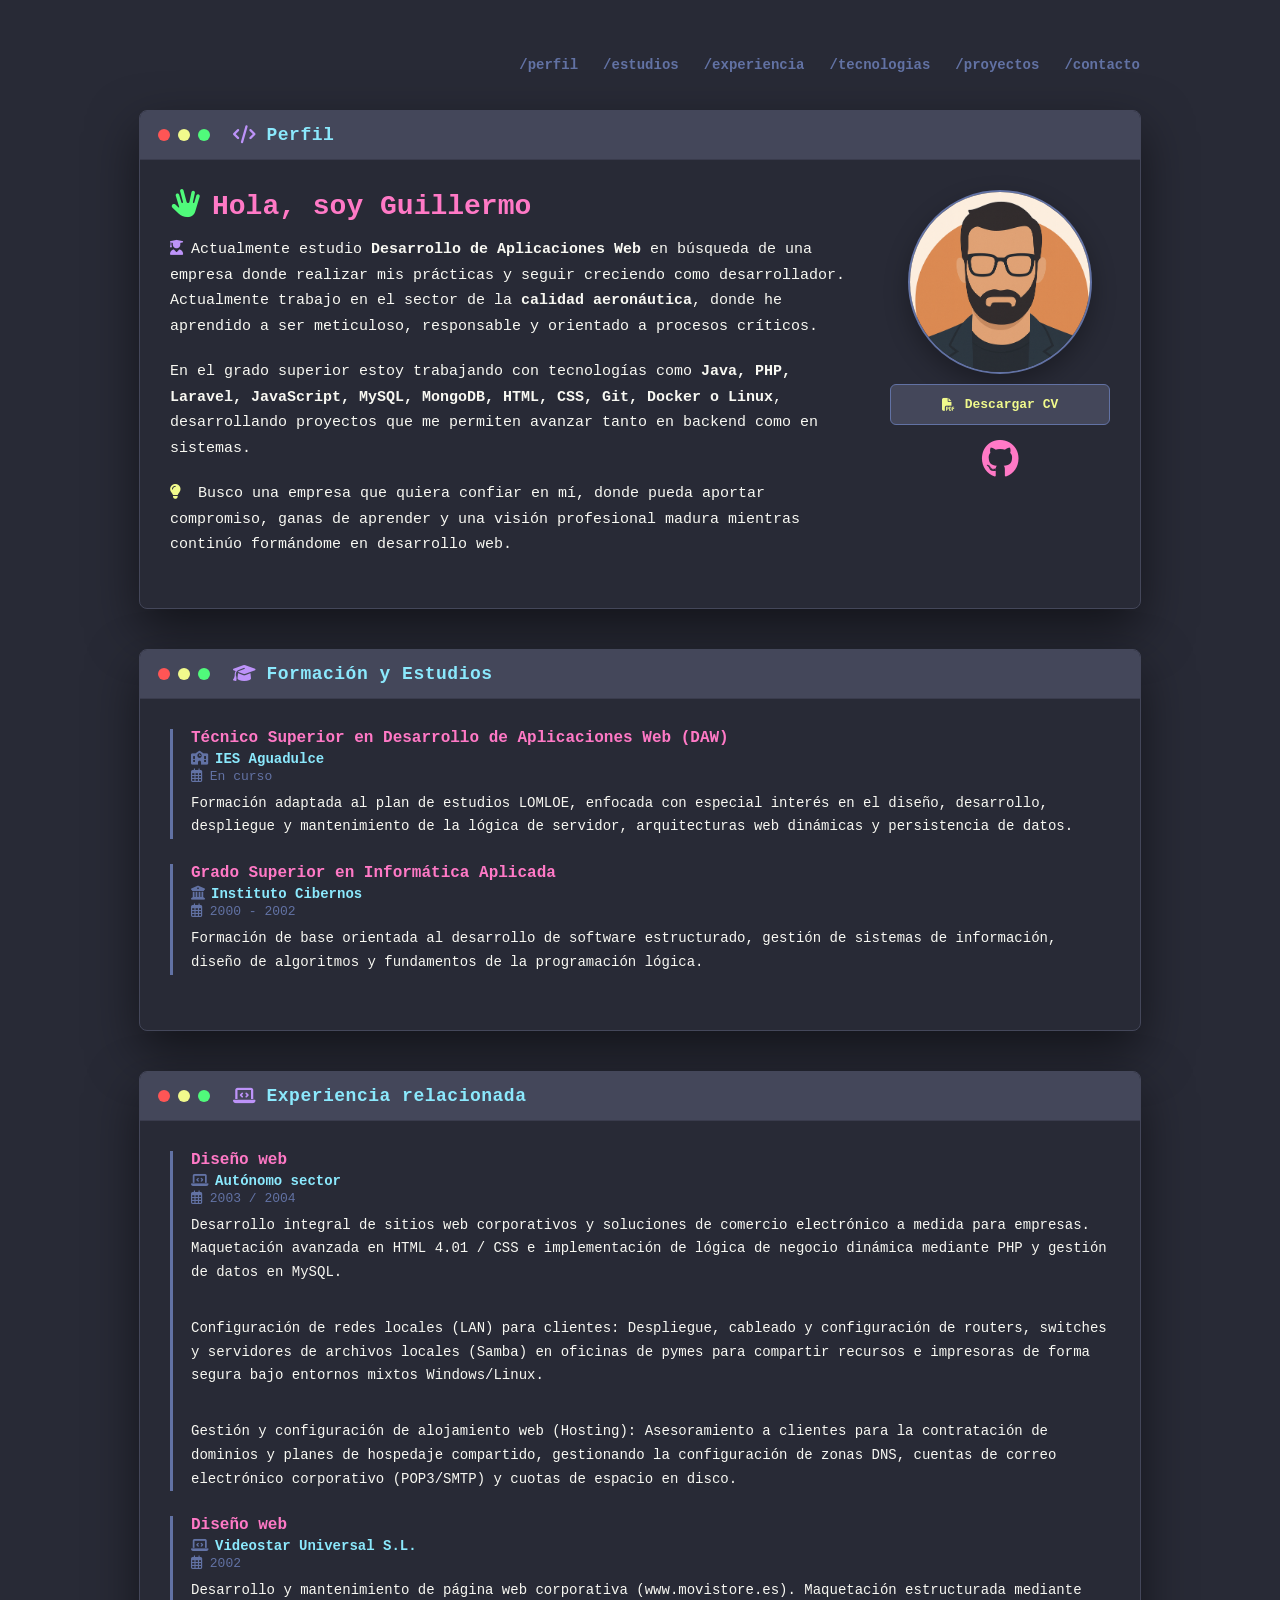
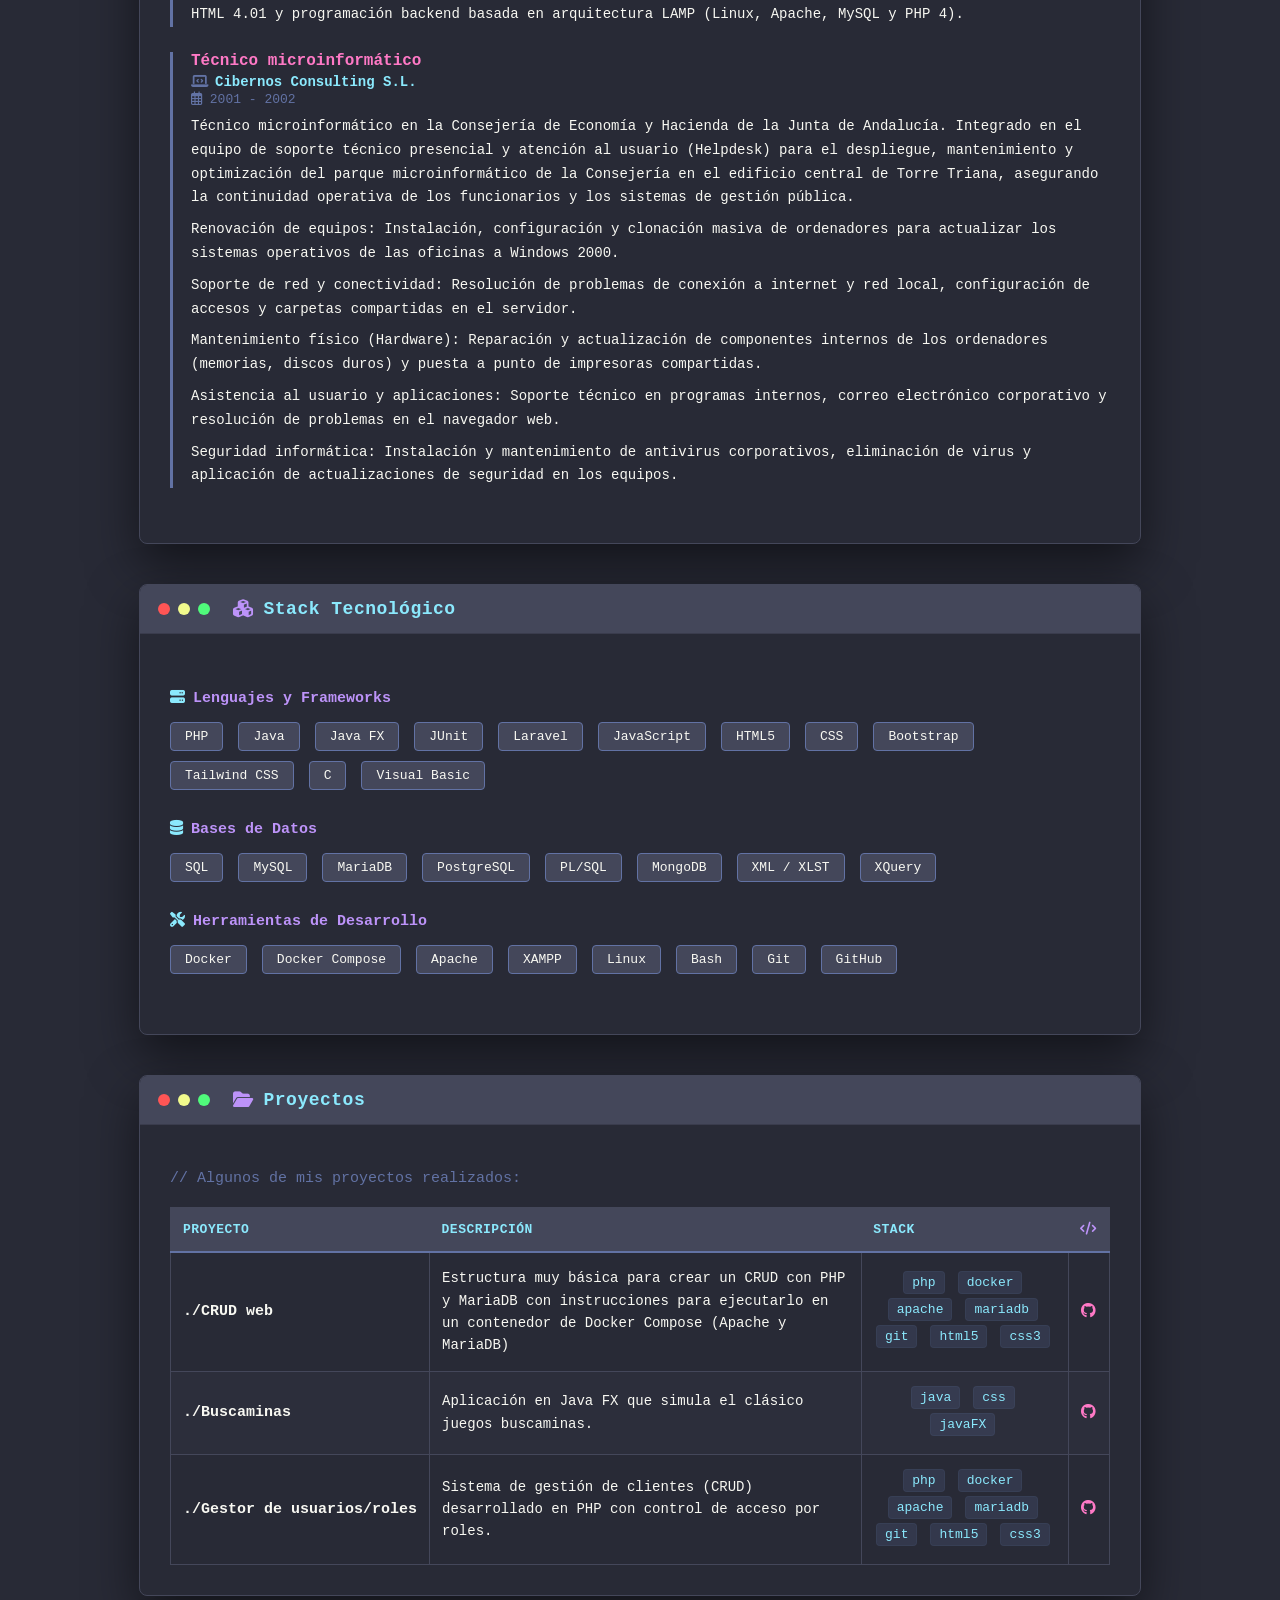
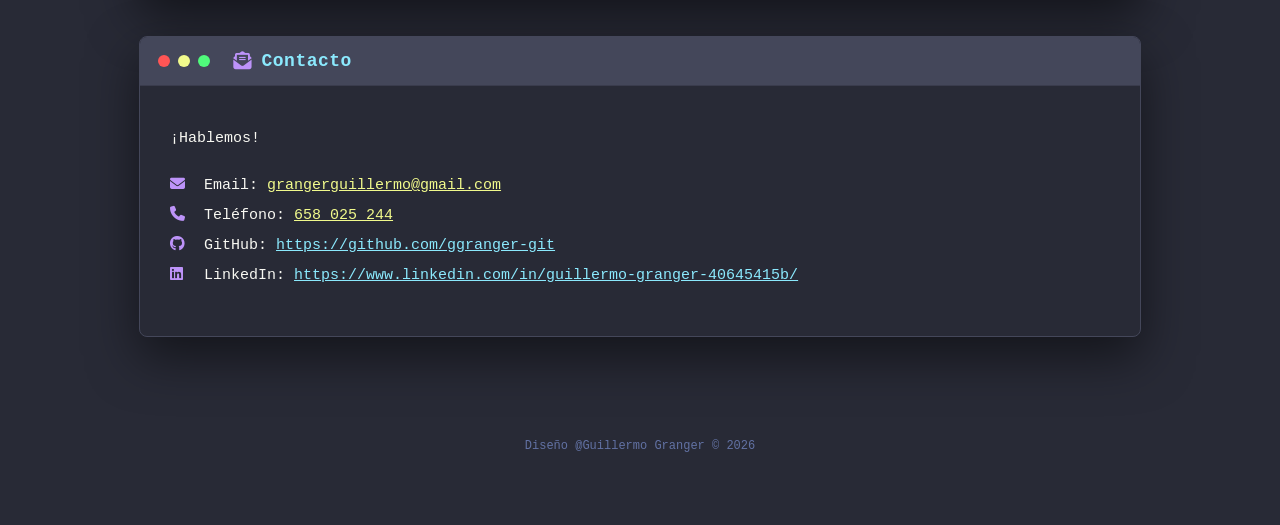
<file: index.html>
<!DOCTYPE html>
<html lang="es">
<head>
    <meta charset="UTF-8">
    <meta name="viewport" content="width=device-width, initial-scale=1.0">
    <title>Portfolio | Desarrollador Web</title>
    <link rel="stylesheet" href="https://cdnjs.cloudflare.com/ajax/libs/font-awesome/6.4.0/css/all.min.css">
    <link rel="stylesheet" href="css/style.css">
    <link rel="icon" type="image/png" href="img/avatar.png">
</head>
<body>

    <header class="animacion-entrada" style="animation-delay: 0.1s;">
        <ul class="nav-links">
            <li><a href="#perfil">/perfil</a></li>
            <li><a href="#estudios">/estudios</a></li>
            <li><a href="#experiencia">/experiencia</a></li>
            <li><a href="#tecnologias">/tecnologias</a></li>
            <li><a href="#proyectos">/proyectos</a></li>
            <li><a href="#contacto">/contacto</a></li>
        </ul>
    </header>

    <div class="terminal-window animacion-entrada" id="perfil" style="animation-delay: 0.2s;">
        <div class="terminal-header">
            <div class="red dot"></div>
            <div class="yellow dot"></div>
            <div class="green dot"></div>
            <h2 class="titulo-seccion"><i class="fas fa-code"></i>Perfil</h2>
        </div>
        <div class="terminal-body">
            <div class="perfil-container">
                
                <div>
                    <h1 style="color: #ff79c6; margin: 0 0 15px 0; font-size: 28px;">
                        <i class="fas fa-hand-spock" style="color: #50fa7b; margin-right: 10px;"></i>Hola, soy Guillermo
                    </h1>
                    
                    <p class="texto-plano" style="margin-top: 0;">
                        <i class="fas fa-user-graduate" style="color: #bd93f9; margin-right: 8px;"></i>Actualmente estudio <strong>Desarrollo de Aplicaciones Web</strong> en búsqueda de una empresa donde realizar mis prácticas y seguir creciendo como desarrollador. Actualmente trabajo en el sector de la <strong>calidad aeronáutica</strong>, donde he aprendido a ser meticuloso, responsable y orientado a procesos críticos.
                    </p>
                    <p class="texto-plano">
                        En el grado superior estoy trabajando con tecnologías como <strong>Java, PHP, Laravel, JavaScript, MySQL, MongoDB, HTML, CSS, Git, Docker o Linux</strong>, desarrollando proyectos que me permiten avanzar tanto en backend como en sistemas.
                    </p>
                    <p class="texto-plano">
                        <i class="fas fa-lightbulb" style="color: #f1fa8c; margin-right: 8px;"></i> Busco una empresa que quiera confiar en mí, donde pueda aportar compromiso, ganas de aprender y una visión profesional madura mientras continúo formándome en desarrollo web.
                    </p>
                </div>

                <div class="lateral-wrapper">
                    <img src="img/avatar.png" alt="Foto de perfil" class="avatar-circular">
                    
                    <a href="cv.pdf" download="cv.pdf" class="btn-cv">
                        <i class="fas fa-file-pdf"></i> Descargar CV
                    </a>
 
                    <a href="https://github.com/ggranger-git" target="_blank" title="Visitar mi GitHub" class="btn-github-lateral">
                        <i class="fab fa-github"></i>
                    </a>
                </div>

            </div>
        </div>
    </div>

    <div class="terminal-window animacion-entrada" id="estudios" style="animation-delay: 0.3s;">
        <div class="terminal-header">
            <div class="red dot"></div>
            <div class="yellow dot"></div>
            <div class="green dot"></div>
            <h2 class="titulo-seccion"><i class="fas fa-graduation-cap"></i>Formación y Estudios</h2>
        </div>
        <div class="terminal-body">
            
            <div class="item-estudios">
                <div style="color: #ff79c6; font-weight: bold; font-size: 16px;">Técnico Superior en Desarrollo de Aplicaciones Web (DAW)</div>
                <div class="institucion"><i class="fas fa-school"></i>IES Aguadulce</div>
                <div class="fecha-estudio"><i class="far fa-calendar-alt"></i> En curso</div>
                <p class="texto-plano" style="margin: 8px 0 0 0; font-size: 14px;">
                    Formación adaptada al plan de estudios LOMLOE, enfocada con especial interés en el diseño, desarrollo, despliegue y mantenimiento de la lógica de servidor, arquitecturas web dinámicas y persistencia de datos.
                </p>
            </div>

            <div class="item-estudios">
                <div style="color: #ff79c6; font-weight: bold; font-size: 16px;">Grado Superior en Informática Aplicada</div>
                <div class="institucion"><i class="fas fa-university"></i>Instituto Cibernos</div>
                <div class="fecha-estudio"><i class="far fa-calendar-alt"></i> 2000 - 2002</div>
                <p class="texto-plano" style="margin: 8px 0 0 0; font-size: 14px;">
                    Formación de base orientada al desarrollo de software estructurado, gestión de sistemas de información, diseño de algoritmos y fundamentos de la programación lógica.
                </p>
            </div>

        </div>
    </div>

    <div class="terminal-window animacion-entrada" id="experiencia" style="animation-delay: 0.3s;">
        <div class="terminal-header">
            <div class="red dot"></div>
            <div class="yellow dot"></div>
            <div class="green dot"></div>
            <h2 class="titulo-seccion"><i class="fas fa-laptop-code"></i>Experiencia relacionada</h2>
        </div>
        <div class="terminal-body">
            
            <div class="item-estudios">
                <div style="color: #ff79c6; font-weight: bold; font-size: 16px;">Diseño web</div>
                <div class="institucion"><i class="fas fa-laptop-code"></i>Autónomo sector</div>
                <div class="fecha-estudio"><i class="far fa-calendar-alt"></i> 2003 / 2004</div>
                <p class="texto-plano" style="margin: 8px 0 0 0; font-size: 14px;">
                    Desarrollo integral de sitios web corporativos y soluciones de comercio electrónico a medida para empresas. Maquetación avanzada en HTML 4.01 / CSS e implementación de lógica de negocio dinámica mediante PHP y gestión de datos en MySQL.<br><br>
                </p>
                <p class="texto-plano" style="margin: 8px 0 0 0; font-size: 14px;">
                    Configuración de redes locales (LAN) para clientes: Despliegue, cableado y configuración de routers, switches y servidores de archivos locales (Samba) en oficinas de pymes para compartir recursos e impresoras de forma segura bajo entornos mixtos Windows/Linux.<br><br>
                </p>    
                <p class="texto-plano" style="margin: 8px 0 0 0; font-size: 14px;">
                    Gestión y configuración de alojamiento web (Hosting): Asesoramiento a clientes para la contratación de dominios y planes de hospedaje compartido, gestionando la configuración de zonas DNS, cuentas de correo electrónico corporativo (POP3/SMTP) y cuotas de espacio en disco.
                </p>       
            </div>

            
            <div class="item-estudios">
                <div style="color: #ff79c6; font-weight: bold; font-size: 16px;">Diseño web</div>
                <div class="institucion"><i class="fas fa-laptop-code"></i>Videostar Universal S.L.</div>
                <div class="fecha-estudio"><i class="far fa-calendar-alt"></i> 2002</div>
                <p class="texto-plano" style="margin: 8px 0 0 0; font-size: 14px;">
                    Desarrollo y mantenimiento de página web corporativa (www.movistore.es). Maquetación estructurada mediante HTML 4.01 y programación backend basada en arquitectura LAMP (Linux, Apache, MySQL y PHP 4).
                </p>     
            </div>

            <div class="item-estudios">
                <div style="color: #ff79c6; font-weight: bold; font-size: 16px;">Técnico microinformático</div>
                <div class="institucion"><i class="fas fa-laptop-code"></i>Cibernos Consulting S.L.</div>
                <div class="fecha-estudio"><i class="far fa-calendar-alt"></i> 2001 - 2002</div>
                <p class="texto-plano" style="margin: 8px 0 0 0; font-size: 14px;">
                    Técnico microinformático en la Consejería de Economía y Hacienda de la Junta de Andalucía. Integrado en el equipo de soporte técnico presencial y atención al usuario (Helpdesk) para el despliegue, mantenimiento y optimización del parque microinformático de la Consejería en el edificio central de Torre Triana, asegurando la continuidad operativa de los funcionarios y los sistemas de gestión pública.
                </p>    
                <p class="texto-plano" style="margin: 8px 0 0 0; font-size: 14px;">
                    Renovación de equipos: Instalación, configuración y clonación masiva de ordenadores para actualizar los sistemas operativos de las oficinas a Windows 2000.
                </p> 
                <p class="texto-plano" style="margin: 8px 0 0 0; font-size: 14px;">
                    Soporte de red y conectividad: Resolución de problemas de conexión a internet y red local, configuración de accesos y carpetas compartidas en el servidor.
                </p> 
                <p class="texto-plano" style="margin: 8px 0 0 0; font-size: 14px;">
                    Mantenimiento físico (Hardware): Reparación y actualización de componentes internos de los ordenadores (memorias, discos duros) y puesta a punto de impresoras compartidas.
                </p> 
                <p class="texto-plano" style="margin: 8px 0 0 0; font-size: 14px;">
                    Asistencia al usuario y aplicaciones: Soporte técnico en programas internos, correo electrónico corporativo y resolución de problemas en el navegador web.
                </p> 
                <p class="texto-plano" style="margin: 8px 0 0 0; font-size: 14px;">
                    Seguridad informática: Instalación y mantenimiento de antivirus corporativos, eliminación de virus y aplicación de actualizaciones de seguridad en los equipos.    
                </p> 
            </div>

        </div>
    </div>

    <div class="terminal-window animacion-entrada" id="tecnologias" style="animation-delay: 0.4s;">
        <div class="terminal-header">
            <div class="red dot"></div>
            <div class="yellow dot"></div>
            <div class="green dot"></div>
            <h2 class="titulo-seccion"><i class="fas fa-cubes"></i>Stack Tecnológico</h2>
        </div>
        <div class="terminal-body">
            
            <div class="seccion-habilidades">
                <span class="categoria-tech"><i class="fas fa-server"></i>Lenguajes y Frameworks</span>
                <span class="habilidad-tag">PHP</span>
                <span class="habilidad-tag">Java</span>
                <span class="habilidad-tag">Java FX</span>
                <span class="habilidad-tag">JUnit</span>
                <span class="habilidad-tag">Laravel</span>
                <span class="habilidad-tag">JavaScript</span>
                <span class="habilidad-tag">HTML5</span>
                <span class="habilidad-tag">CSS</span>
                <span class="habilidad-tag">Bootstrap</span>
                <span class="habilidad-tag">Tailwind CSS</span>
                <span class="habilidad-tag">C</span>
                <span class="habilidad-tag">Visual Basic</span>
            </div>

            <div class="seccion-habilidades">
                <span class="categoria-tech"><i class="fas fa-database"></i>Bases de Datos</span>
                <span class="habilidad-tag">SQL</span>
                <span class="habilidad-tag">MySQL</span>
                <span class="habilidad-tag">MariaDB</span>
                <span class="habilidad-tag">PostgreSQL</span>
                <span class="habilidad-tag">PL/SQL</span>
                <span class="habilidad-tag">MongoDB</span>
                <span class="habilidad-tag">XML / XLST</span>
                <span class="habilidad-tag">XQuery</span>
            </div>

            <div class="seccion-habilidades">
                <span class="categoria-tech"><i class="fas fa-tools"></i>Herramientas de Desarrollo</span>
                <span class="habilidad-tag">Docker</span>
                <span class="habilidad-tag">Docker Compose</span>
                <span class="habilidad-tag">Apache</span>
                <span class="habilidad-tag">XAMPP</span>
                <span class="habilidad-tag">Linux</span>
                <span class="habilidad-tag">Bash</span>
                <span class="habilidad-tag">Git</span>
                <span class="habilidad-tag">GitHub</span>
            </div>

        </div>
    </div>

    <div class="terminal-window animacion-entrada" id="proyectos" style="animation-delay: 0.5s;">
        <div class="terminal-header">
            <div class="red dot"></div>
            <div class="yellow dot"></div>
            <div class="green dot"></div>
            <h2 class="titulo-seccion"><i class="fas fa-folder-open"></i>Proyectos</h2>
        </div>
        <div class="terminal-body">
            <p class="comment">// Algunos de mis proyectos realizados:</p>
            
            <table class="tabla-interactiva">
                <thead>
                    <tr>
                        <th>Proyecto</th>
                        <th>Descripción</th>
                        <th>Stack</th>
                        <th><i class="fas fa-code" style="color: #bd93f9;"></i></th>
                    </tr>
                </thead>
                <tbody>
                    <tr>
                        <td class="col-proyecto">./CRUD web</td>
                        <td class="col-descripcion">Estructura muy básica para crear un CRUD con PHP y MariaDB con instrucciones para ejecutarlo en un contenedor de Docker Compose (Apache y MariaDB)</td>
                        <td class="col-stack">
                            <span class="arg-tech">php</span>
                            <span class="arg-tech">docker</span>
                            <span class="arg-tech">apache</span>
                            <span class="arg-tech">mariadb</span>
                            <span class="arg-tech">git</span>
                            <span class="arg-tech">html5</span>
                            <span class="arg-tech">css3</span> 
                        </td>
                        <td><a class="enlace-proyecto" href="https://github.com/ggranger-git/crud-php-clientes" target="_blank"><i class="fab fa-github"></i></a></td>
                    </tr>
                    <tr>
                        <td class="col-proyecto">./Buscaminas</td>
                        <td class="col-descripcion">Aplicación en Java FX que simula el clásico juegos buscaminas.</td>
                        <td class="col-stack">
                            <span class="arg-tech">java</span>
                            <span class="arg-tech">css</span>
                            <span class="arg-tech">javaFX</span>
                        </td>
                        <td><a class="enlace-proyecto" href="#" target="_blank"><i class="fab fa-github"></i></a></td>
                    </tr>
                    <tr>
                        <td class="col-proyecto">./Gestor de usuarios/roles</td>
                        <td class="col-descripcion">Sistema de gestión de clientes (CRUD) desarrollado en PHP con control de acceso por roles.</td>
                        <td class="col-stack">
                            <span class="arg-tech">php</span>
                            <span class="arg-tech">docker</span>
                            <span class="arg-tech">apache</span>
                            <span class="arg-tech">mariadb</span>
                            <span class="arg-tech">git</span>
                            <span class="arg-tech">html5</span>
                            <span class="arg-tech">css3</span> 
                        </td>
                        <td><a class="enlace-proyecto" href="https://github.com/ggranger-git/gestor-usuarios-php" target="_blank"><i class="fab fa-github"></i></a></td>
                    </tr>
                </tbody>
            </table>
        </div>
    </div>

    <div class="terminal-window animacion-entrada" id="contacto" style="animation-delay: 0.6s;">
        <div class="terminal-header">
            <div class="red dot"></div>
            <div class="yellow dot"></div>
            <div class="green dot"></div>
            <h2 class="titulo-seccion"><i class="fas fa-envelope-open-text"></i>Contacto</h2>
        </div>
        <div class="terminal-body">
            <p class="texto-plano">
                ¡Hablemos!
            </p>
            <p style="margin-top: 15px; line-height: 2;">
                <i class="fas fa-envelope" style="color: #bd93f9; width: 25px;"></i> Email: <a href="mailto:grangerguillermo@gmail.com" style="color: #f1fa8c;">grangerguillermo@gmail.com</a><br>
                <i class="fas fa-phone" style="color: #bd93f9; width: 25px;"></i> Teléfono: <a href="tel:+34658025244" style="color: #f1fa8c;">658 025 244</a><br>
                <i class="fab fa-github" style="color: #bd93f9; width: 25px;"></i> GitHub: <a href="https://github.com/ggranger-git" target="_blank" style="color: #8be9fd;">https://github.com/ggranger-git</a><br>
                <i class="fab fa-linkedin" style="color: #bd93f9; width: 25px;"></i> LinkedIn: <a href="https://www.linkedin.com/in/guillermo-granger-40645415b/" target="_blank" style="color: #8be9fd;">https://www.linkedin.com/in/guillermo-granger-40645415b/</a>
            </p>
        </div>
    </div>

    <footer class="animacion-entrada" style="animation-delay: 0.7s;">
        <p>Diseño @Guillermo Granger &copy; 2026</p>
    </footer>

</body>
</html>
</file>
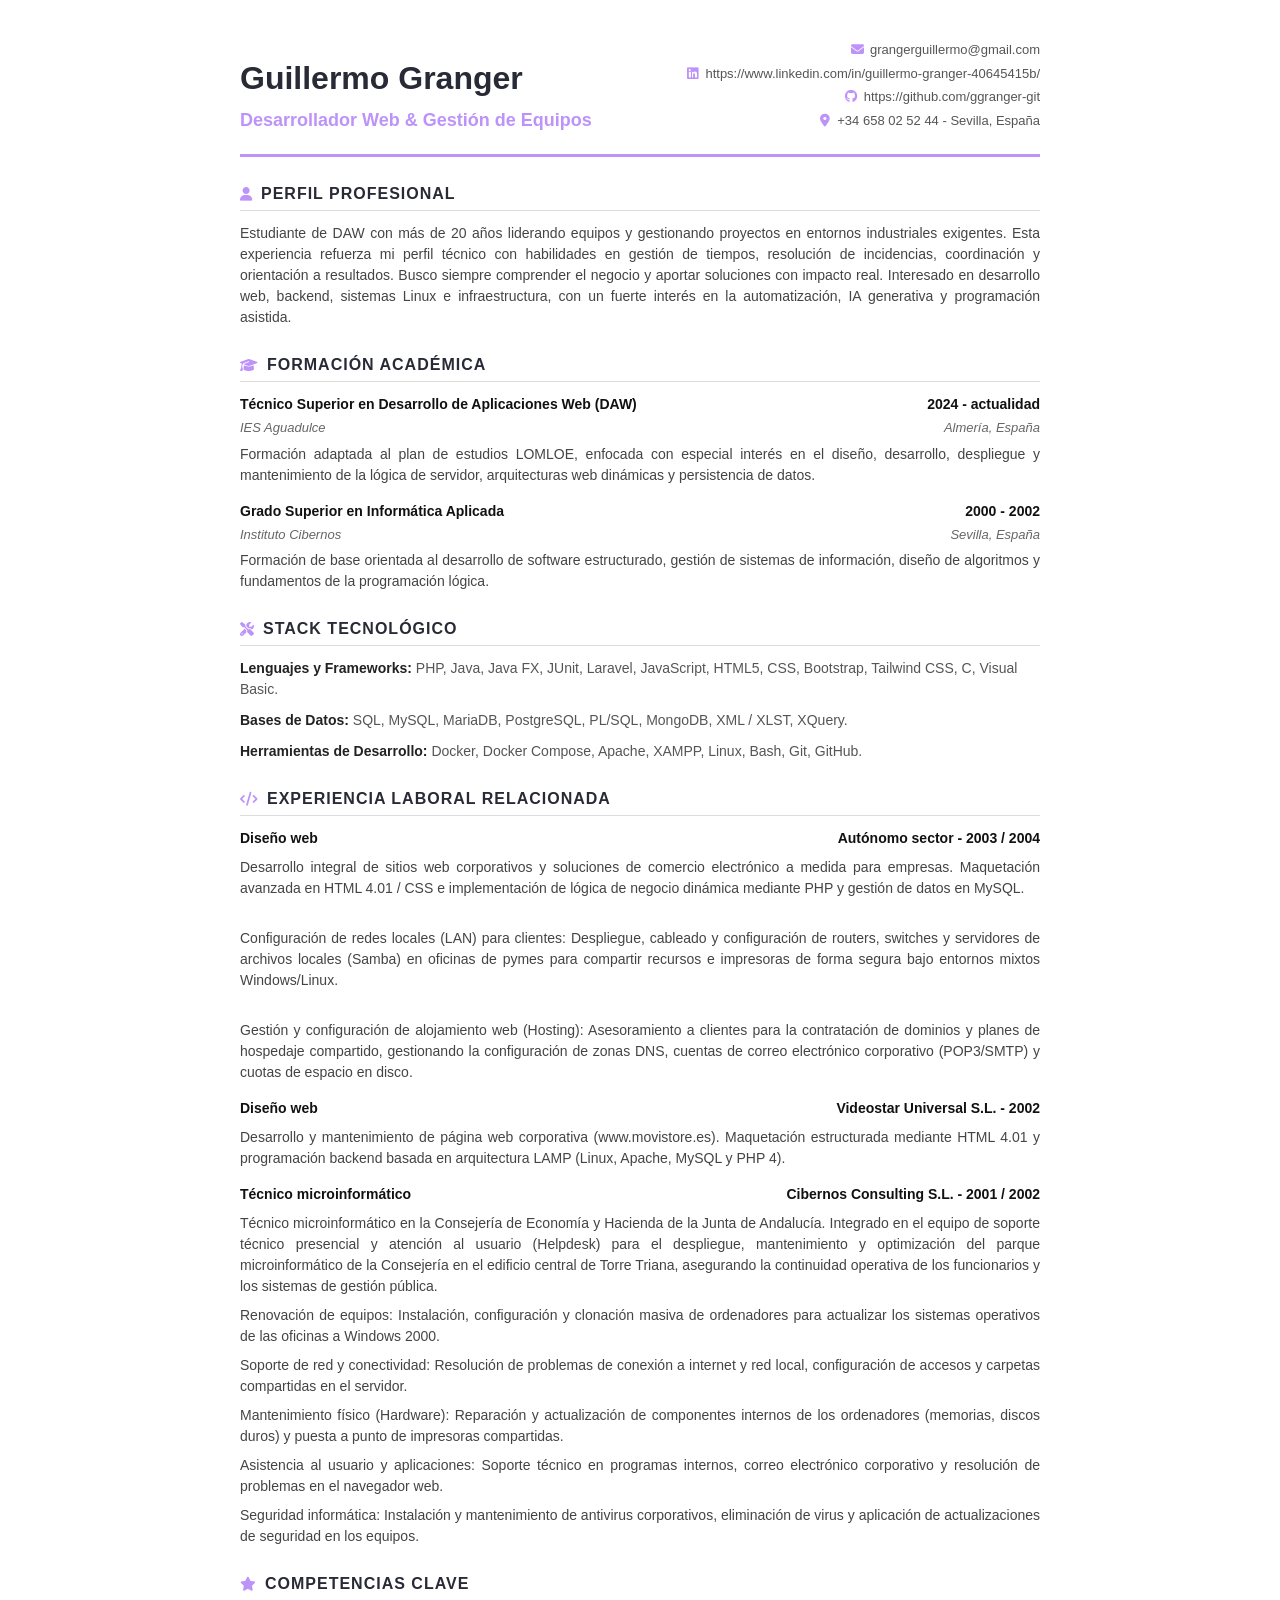
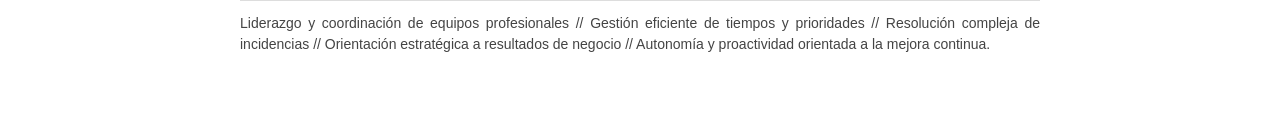
<file: cv.html>
<!DOCTYPE html>
<html lang="es">

<head>
    <meta charset="UTF-8">
    <meta name="viewport" content="width=device-width, initial-scale=1.0">
    <title>CV - Guillermo</title>
    <link rel="stylesheet" href="https://cdnjs.cloudflare.com/ajax/libs/font-awesome/6.4.0/css/all.min.css">
    <style>
        :root {
            --dark: #282a36;
            --current-line: #44475a;
            --foreground: #f8f8f2;
            --comment: #6272a4;
            --cyan: #8be9fd;
            --green: #50fa7b;
            --orange: #ffb86c;
            --pink: #ff79c6;
            --purple: #bd93f9;
            --yellow: #f1fa8c;
        }

        * {
            box-sizing: border-box;
            margin: 0;
            padding: 0;
        }

        body {
            font-family: 'Segoe UI', Tahoma, Geneva, Verdana, sans-serif;
            background-color: #ffffff;
            color: #333333;
            line-height: 1.5;
            padding: 40px;
        }

        .cv-container {
            max-width: 800px;
            margin: 0 auto;
        }

        /* Encabezado */
        header {
            border-bottom: 3px solid var(--purple);
            padding-bottom: 20px;
            margin-bottom: 25px;
            display: flex;
            justify-content: space-between;
            align-items: flex-end;
        }

        .info-principal h1 {
            font-size: 32px;
            color: var(--dark);
            margin-bottom: 5px;
        }

        .info-principal h2 {
            font-size: 18px;
            color: var(--purple);
            font-weight: 600;
        }

        .contacto-list {
            list-style: none;
            font-size: 13px;
            text-align: right;
        }

        .contacto-list li {
            margin-bottom: 4px;
            color: #555;
        }

        .contacto-list i {
            color: var(--purple);
            width: 18px;
            text-align: center;
        }

        /* Secciones */
        section {
            margin-bottom: 25px;
        }

        h3 {
            font-size: 16px;
            color: var(--dark);
            text-transform: uppercase;
            letter-spacing: 1px;
            margin-bottom: 12px;
            display: flex;
            align-items: center;
            border-bottom: 1px solid #ddd;
            padding-bottom: 4px;
        }

        h3 i {
            color: var(--purple);
            margin-right: 8px;
            font-size: 14px;
        }

        p {
            font-size: 14px;
            color: #444;
            text-align: justify;
        }

        /* Bloques de experiencia / estudios */
        .bloque-item {
            margin-bottom: 15px;
        }

        .bloque-header {
            display: flex;
            justify-content: space-between;
            font-size: 14px;
            font-weight: bold;
            color: #111;
            margin-bottom: 3px;
        }

        .bloque-sub {
            display: flex;
            justify-content: space-between;
            font-size: 13px;
            color: #666;
            font-style: italic;
            margin-bottom: 6px;
        }

        /* Tags de tecnologías */
        .tech-group {
            margin-bottom: 10px;
            font-size: 14px;
        }

        .tech-group strong {
            color: #222;
        }

        .tags {
            display: inline;
            color: #555;
        }

        /* Optimización estricta para impresión en PDF */
        @media print {
            body {
                padding: 0;
                background-color: #fff;
                color: #000;
            }

            .cv-container {
                max-width: 100%;
            }

            header {
                border-bottom-color: #666;
            }

            h3 {
                border-bottom-color: #666;
                page-break-after: avoid;
            }

            .bloque-item {
                page-break-inside: avoid;
            }
        }
    </style>
</head>

<body>

    <div class="cv-container">

        <!-- ENCABEZADO -->
        <header>
            <div class="info-principal">
                <h1>Guillermo Granger</h1>
                <h2>Desarrollador Web & Gestión de Equipos</h2>
            </div>
            <ul class="contacto-list">
                <li><i class="fas fa-envelope"></i> grangerguillermo@gmail.com</li>
                <li><i class="fab fa-linkedin"></i> https://www.linkedin.com/in/guillermo-granger-40645415b/</li>
                <li><i class="fab fa-github"></i> https://github.com/ggranger-git</li>
                <li><i class="fas fa-location-dot"></i> +34 658 02 52 44 - Sevilla, España</li>
            </ul>
        </header>

        <!-- PERFIL PROFESIONAL -->
        <section>
            <h3><i class="fas fa-user"></i> Perfil Profesional</h3>
            <p>
                Estudiante de DAW con más de 20 años liderando equipos y gestionando proyectos en entornos industriales
                exigentes. Esta experiencia refuerza mi perfil técnico con habilidades en gestión de tiempos, resolución
                de incidencias, coordinación y orientación a resultados. Busco siempre comprender el negocio y aportar
                soluciones con impacto real. Interesado en desarrollo web, backend, sistemas Linux e infraestructura,
                con un fuerte interés en la automatización, IA generativa y programación asistida.
            </p>
        </section>

        <!-- EDUCACIÓN -->
        <section>
            <h3><i class="fas fa-graduation-cap"></i> Formación Académica</h3>

            <div class="bloque-item">
                <div class="bloque-header">
                    <span>Técnico Superior en Desarrollo de Aplicaciones Web (DAW)</span>
                    <span>2024 - actualidad</span>
                </div>
                <div class="bloque-sub">
                    <span>IES Aguadulce</span>
                    <span>Almería, España</span>
                </div>
                <p>Formación adaptada al plan de estudios LOMLOE, enfocada con especial interés en el diseño,
                    desarrollo, despliegue y mantenimiento de la lógica de servidor, arquitecturas web dinámicas y
                    persistencia de datos.</p>
            </div>

            <div class="bloque-item">
                <div class="bloque-header">
                    <span>Grado Superior en Informática Aplicada</span>
                    <span>2000 - 2002</span>
                </div>
                <div class="bloque-sub">
                    <span>Instituto Cibernos</span>
                    <span>Sevilla, España</span>
                </div>
                <p>Formación de base orientada al desarrollo de software estructurado, gestión de sistemas de
                    información, diseño de algoritmos y fundamentos de la programación lógica.</p>
            </div>
        </section>

        <!-- COMPETENCIAS TÉCNICAS (STACK) -->
        <section>
            <h3><i class="fas fa-tools"></i> Stack Tecnológico</h3>

            <div class="tech-group">
                <strong>Lenguajes y Frameworks:</strong>
                <span class="tags">PHP, Java, Java FX, JUnit, Laravel, JavaScript, HTML5, CSS, Bootstrap, Tailwind CSS,
                    C, Visual Basic.</span>
            </div>

            <div class="tech-group">
                <strong>Bases de Datos:</strong>
                <span class="tags">SQL, MySQL, MariaDB, PostgreSQL, PL/SQL, MongoDB, XML / XLST, XQuery.</span>
            </div>

            <div class="tech-group">
                <strong>Herramientas de Desarrollo:</strong>
                <span class="tags">Docker, Docker Compose, Apache, XAMPP, Linux, Bash, Git, GitHub.</span>
            </div>
        </section>



        <!-- EXPERIENCIA LABORAL RELACIONADA -->
        <section>
            <h3><i class="fas fa-code"></i> Experiencia laboral relacionada</h3>

            <div class="bloque-item">
                <div class="bloque-header">
                    <span>Diseño web</span>
                    <span>Autónomo sector - 2003 / 2004</span>
                </div>
                <p class="texto-plano" style="margin: 8px 0 0 0; font-size: 14px;">
                    Desarrollo integral de sitios web corporativos y soluciones de comercio electrónico a medida para
                    empresas. Maquetación avanzada en HTML 4.01 / CSS e implementación de lógica de negocio dinámica
                    mediante PHP y gestión de datos en MySQL.<br><br>
                </p>
                <p class="texto-plano" style="margin: 8px 0 0 0; font-size: 14px;">
                    Configuración de redes locales (LAN) para clientes: Despliegue, cableado y configuración de routers,
                    switches y servidores de archivos locales (Samba) en oficinas de pymes para compartir recursos e
                    impresoras de forma segura bajo entornos mixtos Windows/Linux.<br><br>
                </p>
                <p class="texto-plano" style="margin: 8px 0 0 0; font-size: 14px;">
                    Gestión y configuración de alojamiento web (Hosting): Asesoramiento a clientes para la contratación
                    de dominios y planes de hospedaje compartido, gestionando la configuración de zonas DNS, cuentas de
                    correo electrónico corporativo (POP3/SMTP) y cuotas de espacio en disco.
                </p>
            </div>

            <div class="bloque-item">
                <div class="bloque-header">
                    <span>Diseño web</span>
                    <span>Videostar Universal S.L. - 2002</span>
                </div>
                <p class="texto-plano" style="margin: 8px 0 0 0; font-size: 14px;">
                    Desarrollo y mantenimiento de página web corporativa (www.movistore.es). Maquetación estructurada
                    mediante HTML 4.01 y programación backend basada en arquitectura LAMP (Linux, Apache, MySQL y PHP
                    4).
                </p>
            </div>

            <div class="bloque-item">
                <div class="bloque-header">
                    <span>Técnico microinformático</span>
                    <span>Cibernos Consulting S.L. - 2001 / 2002</span>
                </div>
                <p class="texto-plano" style="margin: 8px 0 0 0; font-size: 14px;">
                    Técnico microinformático en la Consejería de Economía y Hacienda de la Junta de Andalucía. Integrado
                    en el equipo de soporte técnico presencial y atención al usuario (Helpdesk) para el despliegue,
                    mantenimiento y optimización del parque microinformático de la Consejería en el edificio central de
                    Torre Triana, asegurando la continuidad operativa de los funcionarios y los sistemas de gestión
                    pública.
                </p>
                <p class="texto-plano" style="margin: 8px 0 0 0; font-size: 14px;">
                    Renovación de equipos: Instalación, configuración y clonación masiva de ordenadores para actualizar
                    los sistemas operativos de las oficinas a Windows 2000.
                </p>
                <p class="texto-plano" style="margin: 8px 0 0 0; font-size: 14px;">
                    Soporte de red y conectividad: Resolución de problemas de conexión a internet y red local,
                    configuración de accesos y carpetas compartidas en el servidor.
                </p>
                <p class="texto-plano" style="margin: 8px 0 0 0; font-size: 14px;">
                    Mantenimiento físico (Hardware): Reparación y actualización de componentes internos de los
                    ordenadores (memorias, discos duros) y puesta a punto de impresoras compartidas.
                </p>
                <p class="texto-plano" style="margin: 8px 0 0 0; font-size: 14px;">
                    Asistencia al usuario y aplicaciones: Soporte técnico en programas internos, correo electrónico
                    corporativo y resolución de problemas en el navegador web.
                </p>
                <p class="texto-plano" style="margin: 8px 0 0 0; font-size: 14px;">
                    Seguridad informática: Instalación y mantenimiento de antivirus corporativos, eliminación de virus y
                    aplicación de actualizaciones de seguridad en los equipos.
                </p>
            </div>


        </section>

        <!-- APTITUDES -->
        <section>
            <h3><i class="fas fa-star"></i> Competencias Clave</h3>
            <p>
                Liderazgo y coordinación de equipos profesionales // Gestión eficiente de tiempos y prioridades //
                Resolución compleja de incidencias // Orientación estratégica a resultados de negocio // Autonomía y
                proactividad orientada a la mejora continua.
            </p>
        </section>

    </div>

</body>

</html>
</file>
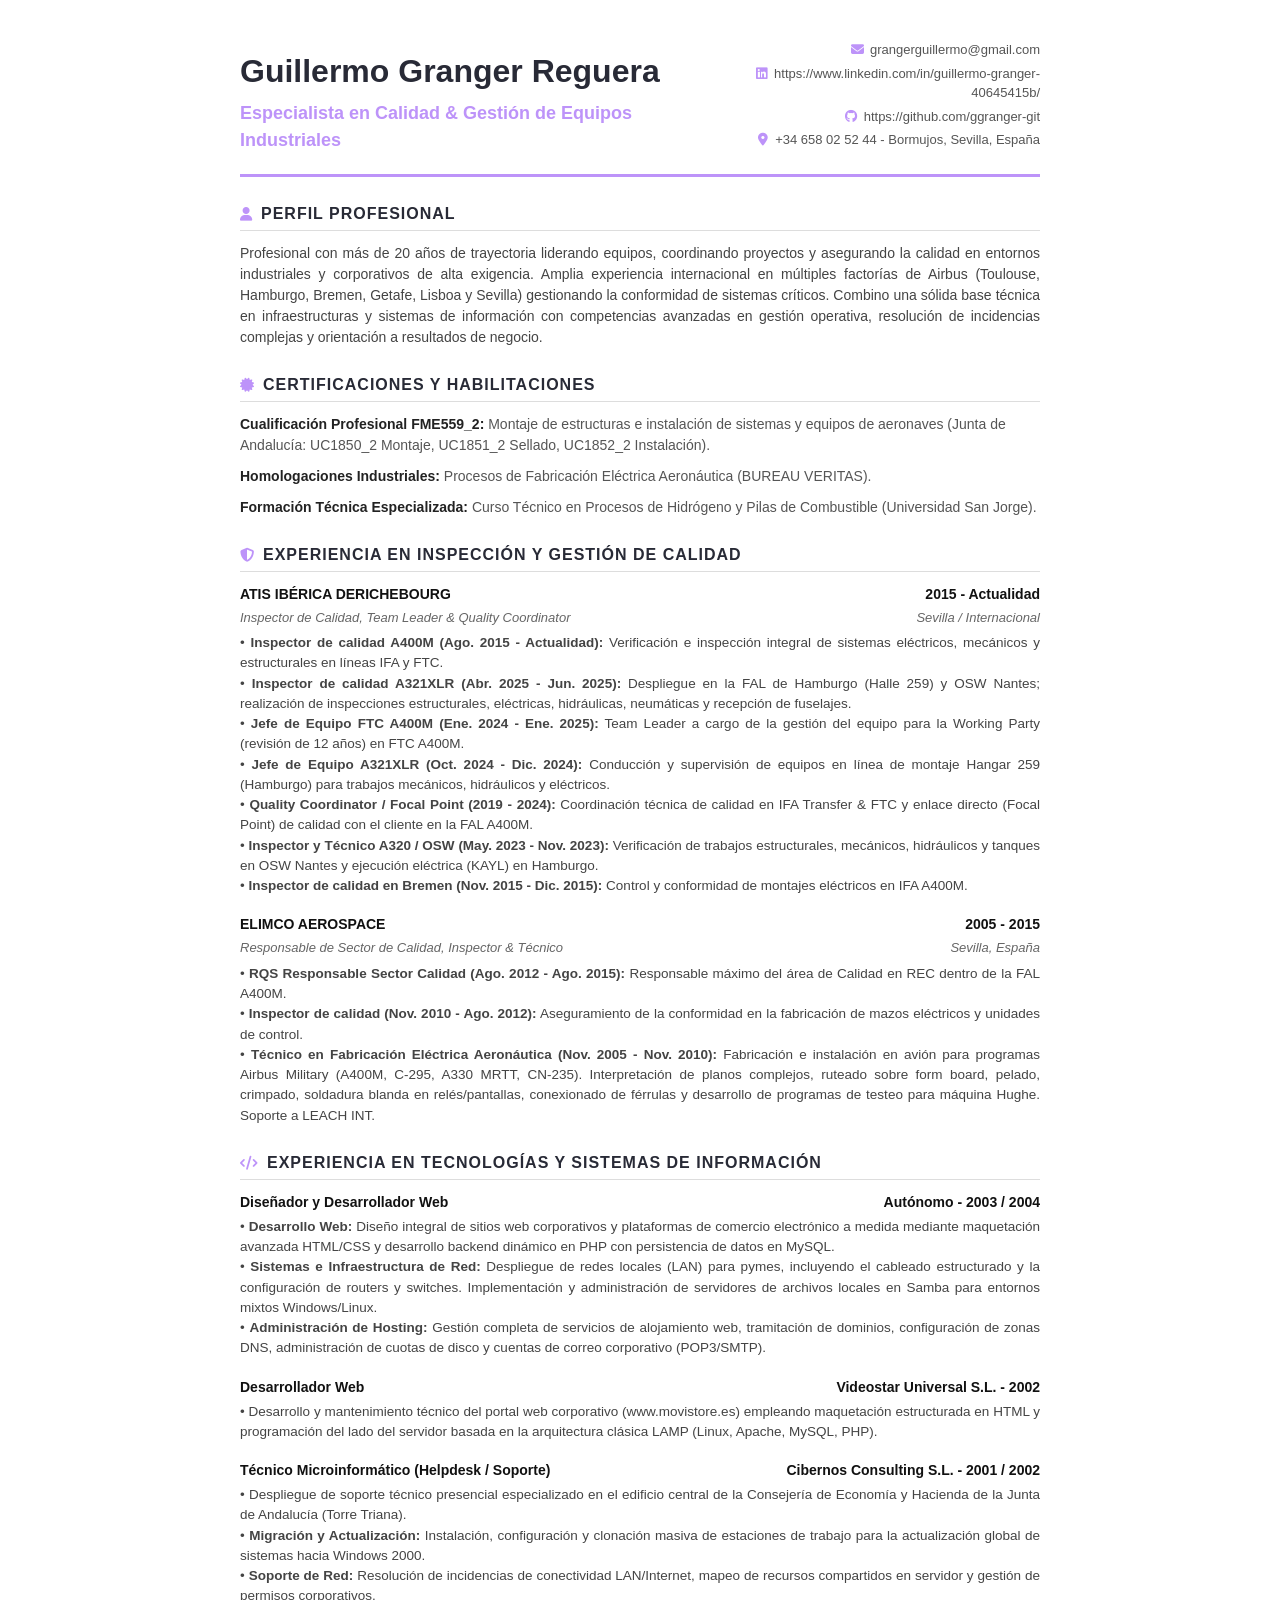
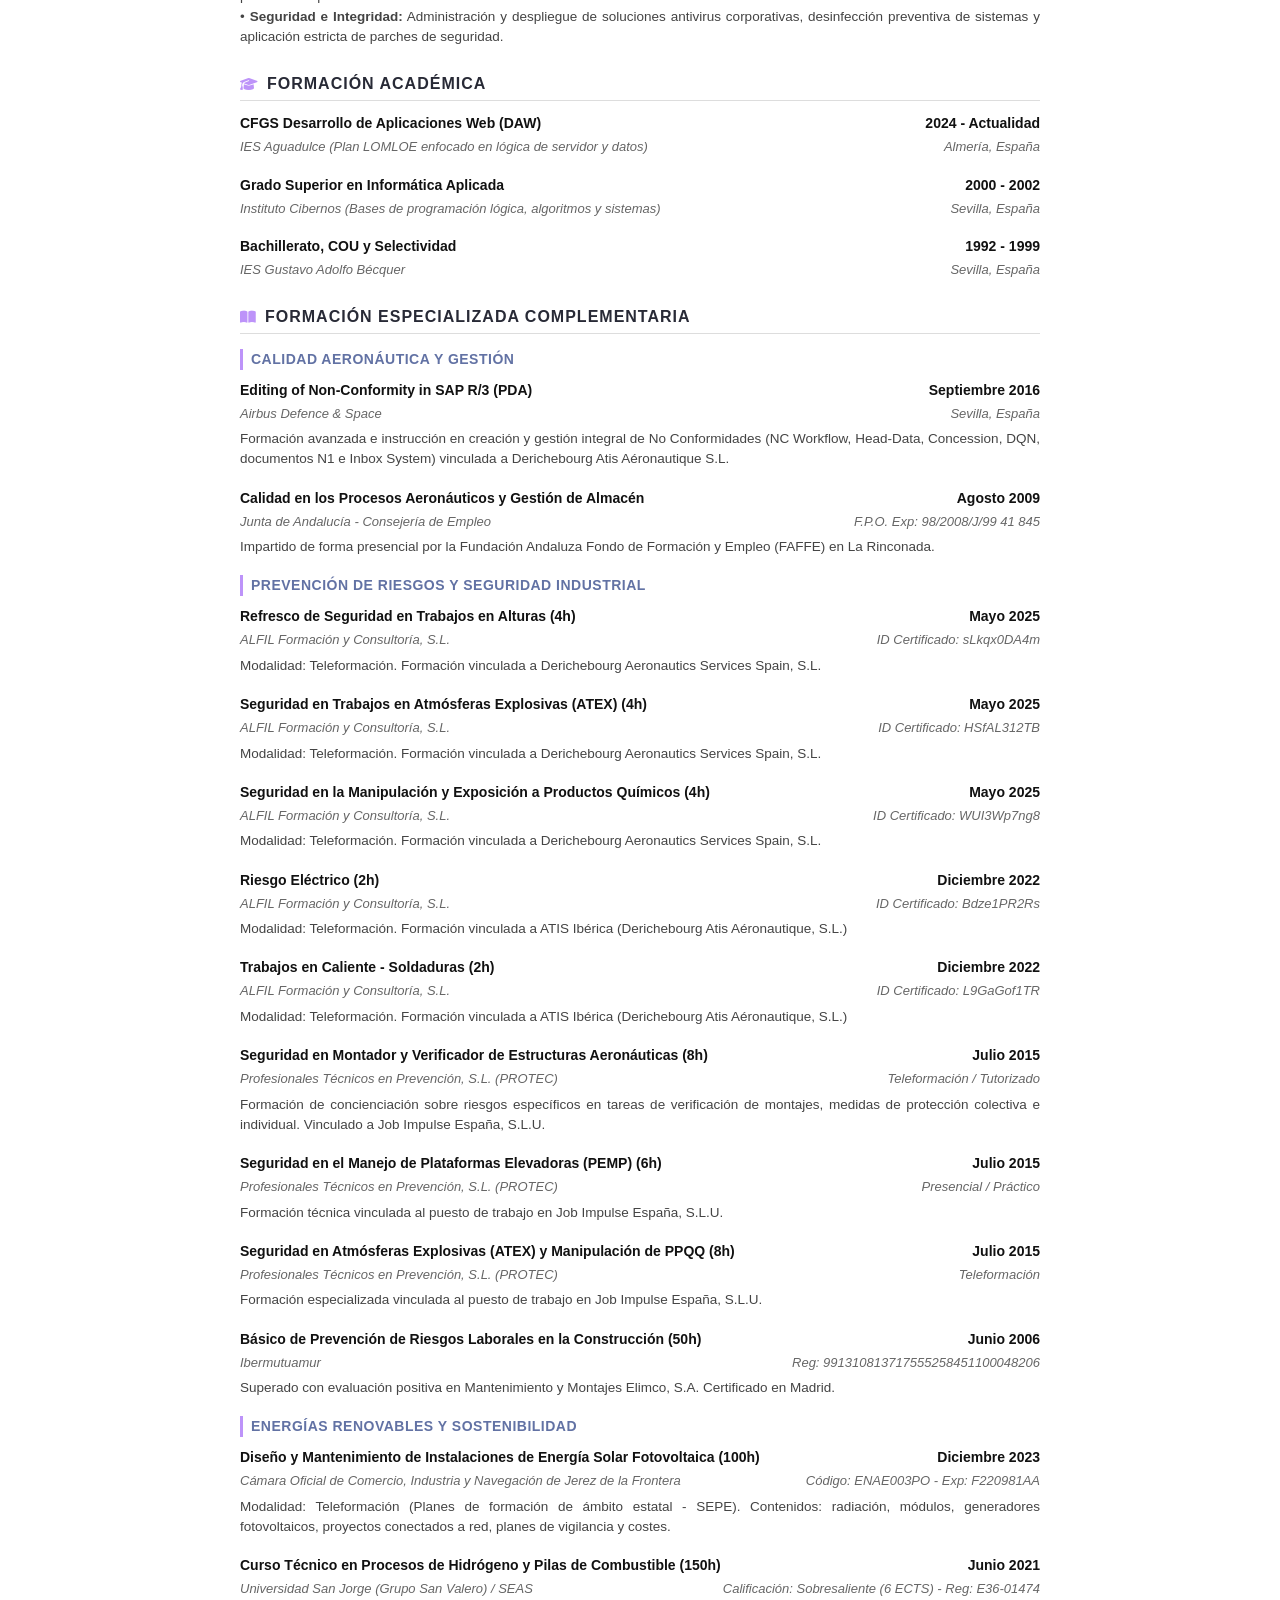
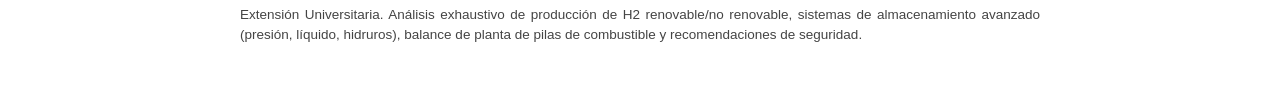
<file: cv_iq.html>
<!DOCTYPE html>
<html lang="es">
<head>
    <meta charset="UTF-8">
    <meta name="viewport" content="width=device-width, initial-scale=1.0">
    <title>CV - Guillermo Granger</title>
    <link rel="stylesheet" href="https://cdnjs.cloudflare.com/ajax/libs/font-awesome/6.4.0/css/all.min.css">
    <style>
        :root {
            --dark: #282a36;
            --current-line: #44475a;
            --foreground: #f8f8f2;
            --comment: #6272a4;
            --cyan: #8be9fd;
            --green: #50fa7b;
            --orange: #ffb86c;
            --pink: #ff79c6;
            --purple: #bd93f9;
            --yellow: #f1fa8c;
        }

        * {
            box-sizing: border-box;
            margin: 0;
            padding: 0;
        }

        body {
            font-family: 'Segoe UI', Tahoma, Geneva, Verdana, sans-serif;
            background-color: #ffffff;
            color: #333333;
            line-height: 1.5;
            padding: 40px;
        }

        .cv-container {
            max-width: 800px;
            margin: 0 auto;
        }

        /* Encabezado */
        header {
            border-bottom: 3px solid var(--purple);
            padding-bottom: 20px;
            margin-bottom: 25px;
            display: flex;
            justify-content: space-between;
            align-items: flex-end;
        }

        .info-principal h1 {
            font-size: 32px;
            color: var(--dark);
            margin-bottom: 5px;
        }

        .info-principal h2 {
            font-size: 18px;
            color: var(--purple);
            font-weight: 600;
        }

        .contacto-list {
            list-style: none;
            font-size: 13px;
            text-align: right;
        }

        .contacto-list li {
            margin-bottom: 4px;
            color: #555;
        }

        .contacto-list i {
            color: var(--purple);
            width: 18px;
            text-align: center;
        }

        /* Secciones */
        section {
            margin-bottom: 25px;
        }

        h3 {
            font-size: 16px;
            color: var(--dark);
            text-transform: uppercase;
            letter-spacing: 1px;
            margin-bottom: 12px;
            display: flex;
            align-items: center;
            border-bottom: 1px solid #ddd;
            padding-bottom: 4px;
        }

        h3 i {
            color: var(--purple);
            margin-right: 8px;
            font-size: 14px;
        }

        h4 {
            font-size: 14px;
            color: var(--comment);
            text-transform: uppercase;
            margin: 15px 0 10px 0;
            letter-spacing: 0.5px;
            border-left: 3px solid var(--purple);
            padding-left: 8px;
        }

        p {
            font-size: 14px;
            color: #444;
            text-align: justify;
        }

        /* Bloques de experiencia / estudios */
        .bloque-item {
            margin-bottom: 18px;
        }

        .bloque-header {
            display: flex;
            justify-content: space-between;
            font-size: 14px;
            font-weight: bold;
            color: #111;
            margin-bottom: 3px;
        }

        .bloque-sub {
            display: flex;
            justify-content: space-between;
            font-size: 13px;
            color: #666;
            font-style: italic;
            margin-bottom: 6px;
        }

        /* Tags de tecnologías / competencias */
        .tech-group {
            margin-bottom: 10px;
            font-size: 14px;
        }

        .tech-group strong {
            color: #222;
        }

        .tags {
            display: inline;
            color: #555;
        }

        .texto-plano {
            margin: 4px 0 0 0;
            font-size: 13.5px;
            color: #444;
        }

        /* Optimización estricta para impresión en PDF */
        @media print {
            body {
                padding: 0;
                background-color: #fff;
                color: #000;
            }
            .cv-container {
                max-width: 100%;
            }
            header {
                border-bottom-color: #666;
            }
            h3 {
                border-bottom-color: #666;
                page-break-after: avoid;
            }
            .bloque-item {
                page-break-inside: avoid;
            }
        }
    </style>
</head>
<body>

    <div class="cv-container">
        
        <!-- ENCABEZADO -->
        <header>
            <div class="info-principal">
                <h1>Guillermo Granger Reguera</h1>
                <h2>Especialista en Calidad & Gestión de Equipos Industriales</h2>
            </div>
            <ul class="contacto-list">
                <li><i class="fas fa-envelope"></i> grangerguillermo@gmail.com</li>
                <li><i class="fab fa-linkedin"></i> https://www.linkedin.com/in/guillermo-granger-40645415b/</li>
                <li><i class="fab fa-github"></i> https://github.com/ggranger-git</li>
                <li><i class="fas fa-location-dot"></i> +34 658 02 52 44 - Bormujos, Sevilla, España</li>
            </ul>
        </header>

        <!-- PERFIL PROFESIONAL -->
        <section>
            <h3><i class="fas fa-user"></i> Perfil Profesional</h3>
            <p>
                Profesional con más de 20 años de trayectoria liderando equipos, coordinando proyectos y asegurando la calidad en entornos industriales y corporativos de alta exigencia. Amplia experiencia internacional en múltiples factorías de Airbus (Toulouse, Hamburgo, Bremen, Getafe, Lisboa y Sevilla) gestionando la conformidad de sistemas críticos. Combino una sólida base técnica en infraestructuras y sistemas de información con competencias avanzadas en gestión operativa, resolución de incidencias complejas y orientación a resultados de negocio.
            </p>
        </section>

        <!-- CERTIFICACIONES Y CUALIFICACIONES -->
        <section>
            <h3><i class="fas fa-certificate"></i> Certificaciones y Habilitaciones</h3>
            <div class="tech-group">
                <strong>Cualificación Profesional FME559_2:</strong> 
                <span class="tags">Montaje de estructuras e instalación de sistemas y equipos de aeronaves (Junta de Andalucía: UC1850_2 Montaje, UC1851_2 Sellado, UC1852_2 Instalación).</span>
            </div>
            <div class="tech-group">
                <strong>Homologaciones Industriales:</strong> 
                <span class="tags">Procesos de Fabricación Eléctrica Aeronáutica (BUREAU VERITAS).</span>
            </div>
            <div class="tech-group">
                <strong>Formación Técnica Especializada:</strong> 
                <span class="tags">Curso Técnico en Procesos de Hidrógeno y Pilas de Combustible (Universidad San Jorge).</span>
            </div>
        </section>

        <!-- EXPERIENCIA LABORAL: AERONÁUTICA Y CALIDAD -->
        <section>
            <h3><i class="fas fa-shield-halved"></i> Experiencia en Inspección y Gestión de Calidad</h3>
            
            <!-- ATIS IBÉRICA DERICHEBOURG -->
            <div class="bloque-item">
                <div class="bloque-header">
                    <span>ATIS IBÉRICA DERICHEBOURG</span>
                    <span>2015 - Actualidad</span>
                </div>
                <div class="bloque-sub">
                    <span>Inspector de Calidad, Team Leader & Quality Coordinator</span>
                    <span>Sevilla / Internacional</span>
                </div>
                <p class="texto-plano">
                    • <strong>Inspector de calidad A400M (Ago. 2015 - Actualidad):</strong> Verificación e inspección integral de sistemas eléctricos, mecánicos y estructurales en líneas IFA y FTC.<br>
                    • <strong>Inspector de calidad A321XLR (Abr. 2025 - Jun. 2025):</strong> Despliegue en la FAL de Hamburgo (Halle 259) y OSW Nantes; realización de inspecciones estructurales, eléctricas, hidráulicas, neumáticas y recepción de fuselajes.<br>
                    • <strong>Jefe de Equipo FTC A400M (Ene. 2024 - Ene. 2025):</strong> Team Leader a cargo de la gestión del equipo para la Working Party (revisión de 12 años) en FTC A400M.<br>
                    • <strong>Jefe de Equipo A321XLR (Oct. 2024 - Dic. 2024):</strong> Conducción y supervisión de equipos en línea de montaje Hangar 259 (Hamburgo) para trabajos mecánicos, hidráulicos y eléctricos.<br>
                    • <strong>Quality Coordinator / Focal Point (2019 - 2024):</strong> Coordinación técnica de calidad en IFA Transfer & FTC y enlace directo (Focal Point) de calidad con el cliente en la FAL A400M.<br>
                    • <strong>Inspector y Técnico A320 / OSW (May. 2023 - Nov. 2023):</strong> Verificación de trabajos estructurales, mecánicos, hidráulicos y tanques en OSW Nantes y ejecución eléctrica (KAYL) en Hamburgo.<br>
                    • <strong>Inspector de calidad en Bremen (Nov. 2015 - Dic. 2015):</strong> Control y conformidad de montajes eléctricos en IFA A400M.
                </p>
            </div>

            <!-- ELIMCO AEROSPACE -->
            <div class="bloque-item">
                <div class="bloque-header">
                    <span>ELIMCO AEROSPACE</span>
                    <span>2005 - 2015</span>
                </div>
                <div class="bloque-sub">
                    <span>Responsable de Sector de Calidad, Inspector & Técnico</span>
                    <span>Sevilla, España</span>
                </div>
                <p class="texto-plano">
                    • <strong>RQS Responsable Sector Calidad (Ago. 2012 - Ago. 2015):</strong> Responsable máximo del área de Calidad en REC dentro de la FAL A400M.<br>
                    • <strong>Inspector de calidad (Nov. 2010 - Ago. 2012):</strong> Aseguramiento de la conformidad en la fabricación de mazos eléctricos y unidades de control.<br>
                    • <strong>Técnico en Fabricación Eléctrica Aeronáutica (Nov. 2005 - Nov. 2010):</strong> Fabricación e instalación en avión para programas Airbus Military (A400M, C-295, A330 MRTT, CN-235). Interpretación de planos complejos, ruteado sobre form board, pelado, crimpado, soldadura blanda en relés/pantallas, conexionado de férrulas y desarrollo de programas de testeo para máquina Hughe. Soporte a LEACH INT.
                </p>
            </div>
        </section>

        <!-- EXPERIENCIA LABORAL: TECNOLOGÍAS Y SISTEMAS -->
        <section>
            <h3><i class="fas fa-code"></i> Experiencia en Tecnologías y Sistemas de Información</h3>
            
            <div class="bloque-item">
                <div class="bloque-header">
                    <span>Diseñador y Desarrollador Web</span>
                    <span>Autónomo - 2003 / 2004</span>
                </div>
                <p class="texto-plano">
                    • <strong>Desarrollo Web:</strong> Diseño integral de sitios web corporativos y plataformas de comercio electrónico a medida mediante maquetación avanzada HTML/CSS y desarrollo backend dinámico en PHP con persistencia de datos en MySQL.<br>
                    • <strong>Sistemas e Infraestructura de Red:</strong> Despliegue de redes locales (LAN) para pymes, incluyendo el cableado estructurado y la configuración de routers y switches. Implementación y administración de servidores de archivos locales en Samba para entornos mixtos Windows/Linux.<br>
                    • <strong>Administración de Hosting:</strong> Gestión completa de servicios de alojamiento web, tramitación de dominios, configuración de zonas DNS, administración de cuotas de disco y cuentas de correo corporativo (POP3/SMTP).
                </p>
            </div>

            <div class="bloque-item">
                <div class="bloque-header">
                    <span>Desarrollador Web</span>
                    <span>Videostar Universal S.L. - 2002</span>
                </div>
                <p class="texto-plano">
                    • Desarrollo y mantenimiento técnico del portal web corporativo (www.movistore.es) empleando maquetación estructurada en HTML y programación del lado del servidor basada en la arquitectura clásica LAMP (Linux, Apache, MySQL, PHP).
                </p>
            </div>

            <div class="bloque-item">
                <div class="bloque-header">
                    <span>Técnico Microinformático (Helpdesk / Soporte)</span>
                    <span>Cibernos Consulting S.L. - 2001 / 2002</span>
                </div>
                <p class="texto-plano">
                    • Despliegue de soporte técnico presencial especializado en el edificio central de la Consejería de Economía y Hacienda de la Junta de Andalucía (Torre Triana).<br>
                    • <strong>Migración y Actualización:</strong> Instalación, configuración y clonación masiva de estaciones de trabajo para la actualización global de sistemas hacia Windows 2000.<br>
                    • <strong>Soporte de Red:</strong> Resolución de incidencias de conectividad LAN/Internet, mapeo de recursos compartidos en servidor y gestión de permisos corporativos.<br>
                    • <strong>Seguridad e Integridad:</strong> Administración y despliegue de soluciones antivirus corporativas, desinfección preventiva de sistemas y aplicación estricta de parches de seguridad.
                </p>
            </div>
        </section>

        <!-- FORMACIÓN ACADÉMICA -->
        <section>
            <h3><i class="fas fa-graduation-cap"></i> Formación Académica</h3>
            
            <div class="bloque-item">
                <div class="bloque-header">
                    <span>CFGS Desarrollo de Aplicaciones Web (DAW)</span>
                    <span>2024 - Actualidad</span>
                </div>
                <div class="bloque-sub">
                    <span>IES Aguadulce (Plan LOMLOE enfocado en lógica de servidor y datos)</span>
                    <span>Almería, España</span>
                </div>
            </div>

            <div class="bloque-item">
                <div class="bloque-header">
                    <span>Grado Superior en Informática Aplicada</span>
                    <span>2000 - 2002</span>
                </div>
                <div class="bloque-sub">
                    <span>Instituto Cibernos (Bases de programación lógica, algoritmos y sistemas)</span>
                    <span>Sevilla, España</span>
                </div>
            </div>

            <div class="bloque-item">
                <div class="bloque-header">
                    <span>Bachillerato, COU y Selectividad</span>
                    <span>1992 - 1999</span>
                </div>
                <div class="bloque-sub">
                    <span>IES Gustavo Adolfo Bécquer</span>
                    <span>Sevilla, España</span>
                </div>
            </div>
        </section>

        <!-- FORMACIÓN ESPECIALIZADA COMPLEMENTARIA (REESTRUCTURADA) -->
        <section>
            <h3><i class="fas fa-book-open"></i> Formación Especializada Complementaria</h3>

            <!-- SUBBLOQUE: CALIDAD AERONÁUTICA Y GESTIÓN -->
            <h4>Calidad Aeronáutica y Gestión</h4>

            <div class="bloque-item">
                <div class="bloque-header">
                    <span>Editing of Non-Conformity in SAP R/3 (PDA)</span>
                    <span>Septiembre 2016</span>
                </div>
                <div class="bloque-sub">
                    <span>Airbus Defence & Space</span>
                    <span>Sevilla, España</span>
                </div>
                <p class="texto-plano">Formación avanzada e instrucción en creación y gestión integral de No Conformidades (NC Workflow, Head-Data, Concession, DQN, documentos N1 e Inbox System) vinculada a Derichebourg Atis Aéronautique S.L.</p>
            </div>

            <div class="bloque-item">
                <div class="bloque-header">
                    <span>Calidad en los Procesos Aeronáuticos y Gestión de Almacén</span>
                    <span>Agosto 2009</span>
                </div>
                <div class="bloque-sub">
                    <span>Junta de Andalucía - Consejería de Empleo</span>
                    <span>F.P.O. Exp: 98/2008/J/99 41 845</span>
                </div>
                <p class="texto-plano">Impartido de forma presencial por la Fundación Andaluza Fondo de Formación y Empleo (FAFFE) en La Rinconada.</p>
            </div>

            <!-- SUBBLOQUE: PREVENCIÓN DE RIESGOS Y SEGURIDAD INDUSTRIAL -->
            <h4>Prevención de Riesgos y Seguridad Industrial</h4>

            <div class="bloque-item">
                <div class="bloque-header">
                    <span>Refresco de Seguridad en Trabajos en Alturas (4h)</span>
                    <span>Mayo 2025</span>
                </div>
                <div class="bloque-sub">
                    <span>ALFIL Formación y Consultoría, S.L.</span>
                    <span>ID Certificado: sLkqx0DA4m</span>
                </div>
                <p class="texto-plano">Modalidad: Teleformación. Formación vinculada a Derichebourg Aeronautics Services Spain, S.L.</p>
            </div>

            <div class="bloque-item">
                <div class="bloque-header">
                    <span>Seguridad en Trabajos en Atmósferas Explosivas (ATEX) (4h)</span>
                    <span>Mayo 2025</span>
                </div>
                <div class="bloque-sub">
                    <span>ALFIL Formación y Consultoría, S.L.</span>
                    <span>ID Certificado: HSfAL312TB</span>
                </div>
                <p class="texto-plano">Modalidad: Teleformación. Formación vinculada a Derichebourg Aeronautics Services Spain, S.L.</p>
            </div>

            <div class="bloque-item">
                <div class="bloque-header">
                    <span>Seguridad en la Manipulación y Exposición a Productos Químicos (4h)</span>
                    <span>Mayo 2025</span>
                </div>
                <div class="bloque-sub">
                    <span>ALFIL Formación y Consultoría, S.L.</span>
                    <span>ID Certificado: WUI3Wp7ng8</span>
                </div>
                <p class="texto-plano">Modalidad: Teleformación. Formación vinculada a Derichebourg Aeronautics Services Spain, S.L.</p>
            </div>

            <div class="bloque-item">
                <div class="bloque-header">
                    <span>Riesgo Eléctrico (2h)</span>
                    <span>Diciembre 2022</span>
                </div>
                <div class="bloque-sub">
                    <span>ALFIL Formación y Consultoría, S.L.</span>
                    <span>ID Certificado: Bdze1PR2Rs</span>
                </div>
                <p class="texto-plano">Modalidad: Teleformación. Formación vinculada a ATIS Ibérica (Derichebourg Atis Aéronautique, S.L.)</p>
            </div>

            <div class="bloque-item">
                <div class="bloque-header">
                    <span>Trabajos en Caliente - Soldaduras (2h)</span>
                    <span>Diciembre 2022</span>
                </div>
                <div class="bloque-sub">
                    <span>ALFIL Formación y Consultoría, S.L.</span>
                    <span>ID Certificado: L9GaGof1TR</span>
                </div>
                <p class="texto-plano">Modalidad: Teleformación. Formación vinculada a ATIS Ibérica (Derichebourg Atis Aéronautique, S.L.)</p>
            </div>

            <div class="bloque-item">
                <div class="bloque-header">
                    <span>Seguridad en Montador y Verificador de Estructuras Aeronáuticas (8h)</span>
                    <span>Julio 2015</span>
                </div>
                <div class="bloque-sub">
                    <span>Profesionales Técnicos en Prevención, S.L. (PROTEC)</span>
                    <span>Teleformación / Tutorizado</span>
                </div>
                <p class="texto-plano">Formación de concienciación sobre riesgos específicos en tareas de verificación de montajes, medidas de protección colectiva e individual. Vinculado a Job Impulse España, S.L.U.</p>
            </div>

            <div class="bloque-item">
                <div class="bloque-header">
                    <span>Seguridad en el Manejo de Plataformas Elevadoras (PEMP) (6h)</span>
                    <span>Julio 2015</span>
                </div>
                <div class="bloque-sub">
                    <span>Profesionales Técnicos en Prevención, S.L. (PROTEC)</span>
                    <span>Presencial / Práctico</span>
                </div>
                <p class="texto-plano">Formación técnica vinculada al puesto de trabajo en Job Impulse España, S.L.U.</p>
            </div>

            <div class="bloque-item">
                <div class="bloque-header">
                    <span>Seguridad en Atmósferas Explosivas (ATEX) y Manipulación de PPQQ (8h)</span>
                    <span>Julio 2015</span>
                </div>
                <div class="bloque-sub">
                    <span>Profesionales Técnicos en Prevención, S.L. (PROTEC)</span>
                    <span>Teleformación</span>
                </div>
                <p class="texto-plano">Formación especializada vinculada al puesto de trabajo en Job Impulse España, S.L.U.</p>
            </div>

            <div class="bloque-item">
                <div class="bloque-header">
                    <span>Básico de Prevención de Riesgos Laborales en la Construcción (50h)</span>
                    <span>Junio 2006</span>
                </div>
                <div class="bloque-sub">
                    <span>Ibermutuamur</span>
                    <span>Reg: 991310813717555258451100048206</span>
                </div>
                <p class="texto-plano">Superado con evaluación positiva en Mantenimiento y Montajes Elimco, S.A. Certificado en Madrid.</p>
            </div>

            <!-- SUBBLOQUE: ENERGÍAS RENOVABLES Y SOSTENIBILIDAD -->
            <h4>Energías Renovables y Sostenibilidad</h4>

            <div class="bloque-item">
                <div class="bloque-header">
                    <span>Diseño y Mantenimiento de Instalaciones de Energía Solar Fotovoltaica (100h)</span>
                    <span>Diciembre 2023</span>
                </div>
                <div class="bloque-sub">
                    <span>Cámara Oficial de Comercio, Industria y Navegación de Jerez de la Frontera</span>
                    <span>Código: ENAE003PO - Exp: F220981AA</span>
                </div>
                <p class="texto-plano">Modalidad: Teleformación (Planes de formación de ámbito estatal - SEPE). Contenidos: radiación, módulos, generadores fotovoltaicos, proyectos conectados a red, planes de vigilancia y costes.</p>
            </div>

            <div class="bloque-item">
                <div class="bloque-header">
                    <span>Curso Técnico en Procesos de Hidrógeno y Pilas de Combustible (150h)</span>
                    <span>Junio 2021</span>
                </div>
                <div class="bloque-sub">
                    <span>Universidad San Jorge (Grupo San Valero) / SEAS</span>
                    <span>Calificación: Sobresaliente (6 ECTS) - Reg: E36-01474</span>
                </div>
                <p class="texto-plano">Extensión Universitaria. Análisis exhaustivo de producción de H2 renovable/no renovable, sistemas de almacenamiento avanzado (presión, líquido, hidruros), balance de planta de pilas de combustible y recomendaciones de seguridad.</p>
            </div>
        </section>

    </div>

</body>
</html>
</file>
<file: css/style.css>
/* ==========================================================================
   ESTILOS BASE (Tema Dracula - Terminal Portfolio)
   ========================================================================== */
body {
    background-color: #282a36; /* Background de Dracula */
    font-family: 'Fira Code', 'Courier New', monospace;
    display: flex;
    flex-direction: column;
    align-items: center;
    padding: 40px 20px;
    margin: 0;
    overflow-x: hidden;
}

.terminal-window {
    width: 95%;
    max-width: 1000px;
    background-color: #282a36;
    border-radius: 8px;
    box-shadow: 0 20px 50px rgba(0,0,0,0.5);
    overflow: hidden;
    border: 1px solid #44475a; 
    margin-bottom: 40px;
    transition: transform 0.3s ease, box-shadow 0.3s ease;
}

/* Efecto sutil inspirado en Yared al pasar por encima de la terminal completa */
.terminal-window:hover {
    transform: translateY(-2px);
    box-shadow: 0 25px 55px rgba(0,0,0,0.6);
}

.terminal-header {
    background-color: #44475a;
    padding: 14px 18px;
    display: flex;
    align-items: center;
    border-bottom: 1px solid rgba(0, 0, 0, 0.15);
}

.dot { width: 12px; height: 12px; border-radius: 50%; margin-right: 8px; flex-shrink: 0; }
.red { background-color: #ff5555; }
.yellow { background-color: #f1fa8c; }
.green { background-color: #50fa7b; }

.terminal-body {
    padding: 30px; /* Más aire e interlineado para mejorar la lectura */
    color: #f8f8f2; 
    font-size: 15px;
    overflow-x: auto;
}

/* ==========================================================================
   ANIMACIONES DE ENTRADA SUAVE (UX Premium)
   ========================================================================== */
@keyframes revelarEntrada {
    from {
        opacity: 0;
        transform: translateY(20px);
    }
    to {
        opacity: 1;
        transform: translateY(0);
    }
}

.animacion-entrada {
    opacity: 0;
    animation: revelarEntrada 0.6s cubic-bezier(0.16, 1, 0.3, 1) forwards;
}

/* Colores de sintaxis Dracula */
.titulo-seccion { 
    color: #8be9fd; 
    font-size: 18px; 
    font-weight: bold; 
    margin: 0 0 0 15px; 
    display: flex;
    align-items: center;
    letter-spacing: 0.5px;
}

.titulo-seccion i { 
    margin-right: 10px; 
    color: #bd93f9; 
    display: inline-block;
} 

.command { color: #50fa7b; } 
.path { color: #8be9fd; }    
.comment { color: #6272a4; } 

/* Layout de Perfil */
.perfil-container {
    display: grid;
    grid-template-columns: 1fr 220px;
    gap: 35px;
    align-items: start;
}

.lateral-wrapper {
    display: flex;
    flex-direction: column;
    align-items: center;
    gap: 10px; /* Reducido ligeramente para un reparto proporcional entre Foto -> CV -> Gato */
    justify-content: center;
}

.avatar-circular {
    width: 180px;
    height: 180px;
    border-radius: 50%;
    border: 2px solid #6272a4; 
    box-shadow: 0 10px 25px rgba(0,0,0,0.3);
    object-fit: cover;
    background-color: #44475a;
    transition: transform 0.4s cubic-bezier(0.175, 0.885, 0.32, 1.275);
}

.avatar-circular:hover {
    transform: scale(1.05) rotate(2deg);
}

/* Botón de Descarga */
.btn-cv {
    display: inline-flex;
    align-items: center;
    justify-content: center;
    gap: 10px;
    background-color: #44475a;
    color: #f1fa8c; 
    border: 1px solid #6272a4;
    padding: 12px 18px;
    border-radius: 6px;
    font-family: 'Fira Code', 'Courier New', monospace;
    font-size: 13px;
    font-weight: bold;
    text-decoration: none;
    cursor: pointer;
    transition: all 0.25s ease;
    width: 100%;
    box-sizing: border-box;
}

.btn-cv:hover {
    background-color: #bd93f9; 
    color: #282a36; 
    border-color: #bd93f9;
    transform: translateY(-2px);
    box-shadow: 0 5px 15px rgba(189, 147, 249, 0.3);
}

/* Enlace con logo del Octocat de GitHub (Ubicado debajo del CV) */
.btn-github-lateral {
    display: inline-block;
    margin-top: 5px;        /* Pequeña holgura de separación con el botón superior */
    font-size: 38px;        /* Dimensiones óptimas para el icono del gato */
    color: #ff79c6;         /* Tono rosa Dracula característico */
    text-decoration: none;
    transition: transform 0.2s ease, color 0.2s ease;
}

.btn-github-lateral:hover {
    color: #ff92df;         /* Rosa con un punto extra de brillo/luminosidad */
    transform: scale(1.1);  /* Efecto sutil de escalado */
}

/* ==========================================================================
   INTERACTIVIDAD DE PROYECTOS (Efecto Script de Consola)
   ========================================================================== */
table {
    width: 100%;
    border-collapse: collapse;
    margin-top: 20px;
    border: 1px solid #44475a;
}

th {
    background-color: #44475a;
    color: #8be9fd; 
    padding: 14px 12px;
    text-transform: uppercase;
    font-size: 13px;
    text-align: left;
    border-bottom: 2px solid #6272a4;
    letter-spacing: 0.5px;
}

td {
    border: 1px solid #44475a;
    padding: 14px 12px;
    vertical-align: middle;
    transition: background-color 0.2s ease;
}

/* Filas dinámicas */
.tabla-interactiva tbody tr {
    transition: background-color 0.25s ease;
}

.tabla-interactiva tbody tr:nth-child(even) {
    background-color: rgba(68, 71, 90, 0.15);
}

.tabla-interactiva tbody tr:hover {
    background-color: rgba(68, 71, 90, 0.6);
}

/* Animación de cursor activo al pasar el ratón sobre la fila */
@keyframes parpadeoFila {
    0%, 100% { opacity: 1; }
    50% { opacity: 0.6; }
}

.tabla-interactiva tbody tr:hover .col-proyecto {
    color: #50fa7b;
    animation: parpadeoFila 1s infinite ease-in-out;
}

.col-proyecto {
    color: #f8f8f2; 
    font-weight: bold;
    white-space: nowrap;
    transition: color 0.2s ease;
}

.col-descripcion {
    color: #f8f8f2; 
    font-size: 14px;
    line-height: 1.6;
}

/* Modificado para que las flags de tecnologías del Lab de IA respiren perfectamente */
.col-stack {
    white-space: normal;
    min-width: 50px;
    text-align: center;
}

.arg-tech {
    color: #8be9fd; 
    font-size: 13px;
    background-color: rgba(98, 114, 164, 0.2);
    padding: 3px 8px;
    border-radius: 4px;
    margin-right: 4px;
    margin-bottom: 4px;
    display: inline-block;
    border: 1px solid rgba(98, 114, 164, 0.1);
}

/* ==========================================================================
   SECCIÓN DE HABILIDADES Y TECNOLOGÍAS (Estética Unificada)
   ========================================================================== */
.seccion-habilidades {
    margin-top: 25px;
    margin-bottom: 25px;
}

.categoria-tech {
    color: #bd93f9; 
    font-weight: bold;
    margin-top: 15px;
    margin-bottom: 10px;
    display: block;
}

.categoria-tech i {
    margin-right: 8px;
    color: #8be9fd; 
}

.habilidad-tag {
    display: inline-block;
    background-color: #44475a; 
    color: #f8f8f2;            
    padding: 6px 14px;
    border-radius: 4px;
    margin: 5px 6px 5px 0;
    font-size: 13px;
    border: 1px solid #6272a4; 
    transition: border-color 0.2s ease, transform 0.2s ease;
}

.habilidad-tag:hover {
    border-color: #bd93f9;
    transform: translateY(-1px);
}

/* ==========================================================================
   COMPLEMENTOS FINALES Y NAVEGACIÓN UX
   ========================================================================== */
html {
    scroll-behavior: smooth;
}

header {
    width: 100%;
    max-width: 1000px;
    margin-bottom: 20px;
}

.nav-links {
    display: flex;
    gap: 25px;
    padding: 0;
    list-style: none;
    justify-content: flex-end;
}

.nav-links a {
    color: #6272a4; 
    text-decoration: none;
    font-size: 14px;
    font-weight: bold;
    transition: color 0.25s ease;
}

.nav-links a:hover {
    color: #8be9fd; 
}

.texto-plano {
    margin-top: 10px;
    margin-bottom: 20px;
    line-height: 1.7; 
}

.enlace-proyecto {
    color: #ff79c6;
    text-decoration: none;
    font-weight: bold;
    transition: color 0.2s ease;
}

.enlace-proyecto:hover {
    color: #bd93f9;
    text-decoration: underline;
}

.item-estudios {
    margin-bottom: 25px;
    border-left: 3px solid #6272a4;
    padding-left: 18px;
}

.institucion {
    color: #8be9fd;
    font-weight: bold;
    font-size: 14px;
    margin-top: 4px;
}

.institucion i {
    margin-right: 6px;
    color: #6272a4;
}

.fecha-estudio {
    color: #6272a4;
    font-size: 13px;
    margin-top: 2px;
}

footer {
    margin-top: 50px;
    color: #6272a4;
    font-size: 12px;
    text-align: center;
    padding-bottom: 20px;
}

@media (max-width: 768px) {
    .perfil-container {
        grid-template-columns: 1fr;
        gap: 25px;
        text-align: center;
    }
    .lateral-wrapper {
        order: -1;
        width: 100%;
    }
    .btn-cv {
        max-width: 250px;
    }
    .nav-links {
        justify-content: center;
        gap: 15px;
    }
    table {
        display: block;
        overflow-x: auto;
    }
}
</file>
